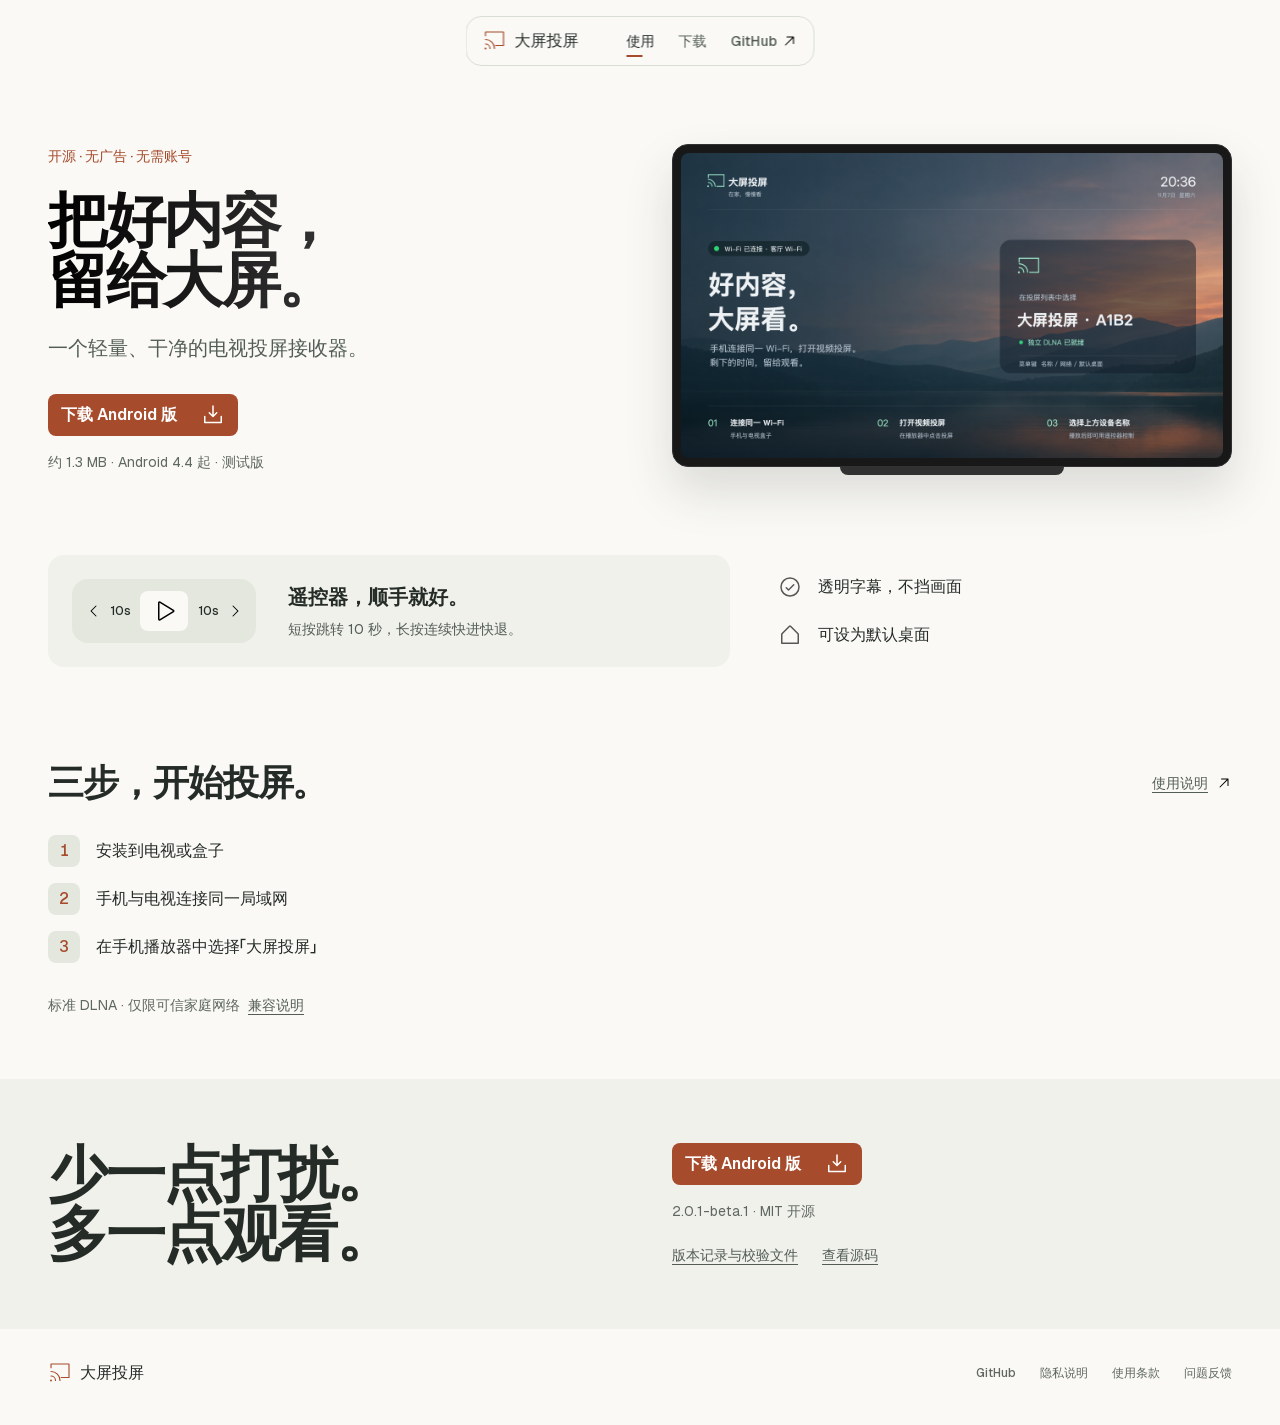
<file: docs/site/index.html>
<!doctype html>
<html lang="zh-CN">
<head>
  <meta charset="utf-8">
  <meta name="viewport" content="width=device-width, initial-scale=1">
  <meta name="theme-color" content="#faf9f6">
  <title>大屏投屏 — 把时间留给观看</title>
  <meta name="description" content="MIT 开源的轻量 Android DLNA 视频接收器。无内置广告、会员或登录，支持遥控器控制与透明字幕。下载公开测试版，查看源码和兼容说明。">
  <link rel="canonical" href="https://tvbox-cast.kongdefei8813.chatgpt.site/">
  <meta property="og:title" content="大屏投屏 — 把时间留给观看">
  <meta property="og:description" content="MIT 开源、轻量干净的 Android DLNA 接收器。公开测试版与源码，现已提供。">
  <meta property="og:type" content="website">
  <meta property="og:url" content="https://tvbox-cast.kongdefei8813.chatgpt.site/">
  <meta property="og:image" content="https://tvbox-cast.kongdefei8813.chatgpt.site/assets/landscape.png">
  <meta property="og:locale" content="zh_CN">
  <meta name="twitter:card" content="summary_large_image">
  <meta name="twitter:title" content="大屏投屏 — 把时间留给观看">
  <meta name="twitter:description" content="给旧电视盒子一个干净的 DLNA 投屏首页。公开测试版，约 1.3 MB。">
  <meta name="twitter:image" content="https://tvbox-cast.kongdefei8813.chatgpt.site/assets/landscape.png">
  <link rel="icon" href="assets/cast-warm.svg" type="image/svg+xml">
  <link rel="preload" href="assets/geist.woff2" as="font" type="font/woff2" crossorigin>
  <link rel="stylesheet" href="style.css">
  <script src="script.js" defer></script>
</head>
<body>
  <a class="skip button-sm" href="#main">跳到主要内容</a>
  <header class="nav">
    <a class="brand title-3" href="/" aria-label="大屏投屏首页" aria-current="page"><img src="assets/cast-warm.svg" width="24" height="24" alt=""><span>大屏投屏</span></a>
    <nav class="nav-links title-4" id="main-navigation" aria-label="主要导航">
      <a href="#install">使用</a><a href="#download">下载</a>
      <a class="nav-github" href="https://github.com/KDF5000/tvbox-cast" target="_blank" rel="noopener noreferrer">GitHub <img class="icon icon-sm" src="assets/arrow-up-right.svg" width="16" height="16" alt=""></a>
    </nav>
    <button class="menu-toggle" type="button" aria-controls="main-navigation" aria-expanded="false" aria-label="打开导航菜单"><span aria-hidden="true"></span><span aria-hidden="true"></span></button>
  </header>
  <main id="main" tabindex="-1">
    <section class="hero">
      <div class="hero-inner wrap">
        <div class="hero-copy">
          <p class="hero-label caption-1">开源 · 无广告 · 无需账号</p>
          <h1 class="heading-1">把好内容，<br>留给大屏。</h1>
          <p class="hero-description title-1">一个轻量、干净的电视投屏接收器。</p>
          <div class="hero-actions"><a class="button primary button-md" href="https://github.com/KDF5000/tvbox-cast/releases/download/v2.0.1-beta.1/tvbox-cast-2.0.1-beta.1.apk">下载 Android 版 <img class="icon" src="assets/download-simple.svg" width="24" height="24" alt=""></a></div>
          <p class="hero-note caption-2">约 1.3 MB · Android 4.4 起 · 测试版</p>
        </div>
        <div class="hero-product">
          <div class="tv-shell"><img src="assets/standby-preview.png" width="1280" height="720" fetchpriority="high" alt="大屏投屏首页示意：山湖背景、网络状态、设备名称和独立 DLNA 接收状态"></div>
          <div class="tv-base" aria-hidden="true"></div>
        </div>
      </div>
    </section>

    <section class="intro wrap" id="experience">
      <div class="benefits">
        <article class="benefit-visual reveal">
          <div class="remote" role="img" aria-label="左右键快退与快进 10 秒，确定键暂停或继续播放">
            <span class="remote-key caption-4"><img class="icon icon-sm" src="assets/caret-left.svg" width="16" height="16" alt="">10s</span><span class="remote-key remote-key-center"><img class="icon" src="assets/play.svg" width="24" height="24" alt=""></span><span class="remote-key caption-4">10s<img class="icon icon-sm" src="assets/caret-right.svg" width="16" height="16" alt=""></span>
          </div>
          <div><h2 class="heading-6">遥控器，顺手就好。</h2><p class="body-6">短按跳转 10 秒，长按连续快进快退。</p></div>
        </article>
        <div class="benefit-list">
          <article class="reveal"><img class="icon" src="assets/check-circle.svg" width="24" height="24" alt=""><div><h3 class="title-3">透明字幕，不挡画面</h3></div></article>
          <article class="reveal"><img class="icon" src="assets/house-simple.svg" width="24" height="24" alt=""><div><h3 class="title-3">可设为默认桌面</h3></div></article>
        </div>
      </div>
    </section>

    <section class="install wrap" id="install">
      <div class="install-heading reveal"><h2 class="heading-3">三步，开始投屏。</h2><a class="text-link title-4" href="https://github.com/KDF5000/tvbox-cast/blob/main/docs/INSTALL.md" target="_blank" rel="noopener noreferrer">使用说明 <img class="icon icon-sm" src="assets/arrow-up-right.svg" width="16" height="16" alt=""></a></div>
      <ol class="steps">
        <li class="reveal"><span class="step-index title-3">1</span><h3 class="title-3">安装到电视或盒子</h3></li>
        <li class="reveal"><span class="step-index title-3">2</span><h3 class="title-3">手机与电视连接同一局域网</h3></li>
        <li class="reveal"><span class="step-index title-3">3</span><h3 class="title-3">在手机播放器中选择「大屏投屏」</h3></li>
      </ol>
      <p class="compatibility-note caption-2 reveal">标准 DLNA · 仅限可信家庭网络<a class="text-link" href="https://github.com/KDF5000/tvbox-cast/blob/main/docs/FAQ.md" target="_blank" rel="noopener noreferrer">兼容说明</a></p>
    </section>

    <section class="download-section tagline" id="download" aria-labelledby="tagline-heading">
      <div class="wrap download-grid">
        <h2 class="heading-1" id="tagline-heading"><span class="tagline-line"><span class="tagline-word">少一点</span><span class="tagline-word">打扰。</span></span><span class="tagline-line"><span class="tagline-word">多一点</span><span class="tagline-word">观看。</span></span></h2>
        <div class="download-actions reveal"><a class="button primary button-md" id="apk-download" href="https://github.com/KDF5000/tvbox-cast/releases/download/v2.0.1-beta.1/tvbox-cast-2.0.1-beta.1.apk">下载 Android 版 <img class="icon" src="assets/download-simple.svg" width="24" height="24" alt=""></a><p class="caption-2">2.0.1-beta.1 · MIT 开源</p><div class="download-links title-4"><a class="text-link" href="https://github.com/KDF5000/tvbox-cast/releases/tag/v2.0.1-beta.1" target="_blank" rel="noopener noreferrer">版本记录与校验文件</a><a class="text-link" href="https://github.com/KDF5000/tvbox-cast/tree/main/cast-launcher" target="_blank" rel="noopener noreferrer">查看源码</a></div></div>
      </div>
    </section>

  </main>
  <footer class="footer wrap caption-4"><a class="brand title-3" href="/"><img src="assets/cast-warm.svg" width="24" height="24" alt=""><span>大屏投屏</span></a><div><a href="https://github.com/KDF5000/tvbox-cast" target="_blank" rel="noopener noreferrer">GitHub</a><a href="https://github.com/KDF5000/tvbox-cast/blob/main/docs/PRIVACY.md" target="_blank" rel="noopener noreferrer">隐私说明</a><a href="/terms.html">使用条款</a><a href="https://github.com/KDF5000/tvbox-cast/issues" target="_blank" rel="noopener noreferrer">问题反馈</a></div></footer>
</body>
</html>
</file>
<file: docs/site/style.css>
@charset "UTF-8";
@font-face{font-family:Geist;src:url("assets/geist.woff2") format("woff2");font-weight:100 900;font-style:normal;font-display:swap}
@font-face{font-family:"Geist Mono";src:url("assets/geist-mono.woff2") format("woff2");font-weight:100 900;font-style:normal;font-display:swap}
:root{
  --base:#faf9f6;--surface:#f0f1eb;--raised:#e3e7dd;--line:#d8ded3;
  --text:#252c27;--muted:#535d56;--quiet:#5f6861;--accent:#a64b2b;
  --on-accent:#fff;--nav-surface:rgb(250 249 246 / .9);--menu-surface:rgb(250 249 246 / .98);
  --font:Geist,"PingFang SC","Microsoft YaHei",sans-serif;
  --ease:cubic-bezier(.22,1,.36,1);
  --s-0:0;--s-2:2px;--s-4:4px;--s-8:8px;--s-12:12px;--s-16:16px;
  --s-24:24px;--s-32:32px;--s-40:40px;--s-48:48px;--s-64:64px;--s-80:80px;--s-96:96px;
  --z-content:0;--z-nav:10;--z-skip:20;
}
*{box-sizing:border-box}
html{scroll-behavior:smooth;scroll-padding-top:var(--s-96);color-scheme:light}
body{margin:0;background:var(--base);color:var(--text);font-family:var(--font);-webkit-font-smoothing:antialiased;font-size:16px;line-height:24px;font-weight:400}
body.menu-open{overflow:hidden}
h1,h2,h3,p{margin:0}
h1,h2,h3,summary{text-wrap:balance}
p{text-wrap:pretty;max-width:65ch}
a{color:inherit;text-decoration:none;transition:opacity 300ms var(--ease),transform 500ms var(--ease)}
a:hover{opacity:.8}
a:active,button:active{transform:translateY(1px)}
button{font-family:var(--font);cursor:pointer}
button,a{-webkit-tap-highlight-color:transparent}
button:disabled{cursor:wait;opacity:.65}
:focus-visible{outline:2px solid var(--accent);outline-offset:var(--s-4);border-radius:4px}
img{display:block;max-width:100%;height:auto}
svg{display:block}
::selection{background:var(--accent);color:var(--on-accent)}
.heading-1{font-size:60px;line-height:60px;font-weight:600;letter-spacing:-.04em}
.heading-2{font-size:48px;line-height:48px;font-weight:600;letter-spacing:-.04em}
.heading-3{font-size:36px;line-height:40px;font-weight:600;letter-spacing:-.03em}
.heading-4{font-size:30px;line-height:36px;font-weight:600;letter-spacing:-.02em}
.heading-5{font-size:24px;line-height:32px;font-weight:600}
.heading-6{font-size:20px;line-height:28px;font-weight:600}
.title-1{font-size:20px;line-height:28px;font-weight:500}
.title-2{font-size:18px;line-height:28px;font-weight:500}
.title-3{font-size:16px;line-height:24px;font-weight:500}
.title-4{font-size:14px;line-height:20px;font-weight:500}
.title-5{font-size:12px;line-height:16px;font-weight:500}
.body-1{font-size:16px;line-height:24px;font-weight:600}
.body-2{font-size:16px;line-height:24px;font-weight:500}
.body-3{font-size:16px;line-height:24px;font-weight:400}
.body-4{font-size:14px;line-height:20px;font-weight:600}
.body-5{font-size:14px;line-height:20px;font-weight:500}
.body-6{font-size:14px;line-height:20px;font-weight:400}
.button-lg{font-size:18px;line-height:28px;font-weight:600}
.button-md{font-size:16px;line-height:24px;font-weight:600}
.button-sm{font-size:14px;line-height:20px;font-weight:600}
.button-xsm{font-size:12px;line-height:16px;font-weight:600}
.caption-1{font-size:14px;line-height:20px;font-weight:500}
.caption-2{font-size:14px;line-height:20px;font-weight:400}
.caption-3{font-size:12px;line-height:16px;font-weight:600}
.caption-4{font-size:12px;line-height:16px;font-weight:500}
.caption-5{font-size:12px;line-height:16px;font-weight:400}
.wrap{width:calc(100% - var(--s-96));max-width:1200px;margin-inline:auto}
.mint{color:var(--accent)}
.icon{width:24px;height:24px;flex:none}
.icon-sm{width:16px;height:16px}
.skip{position:fixed;top:var(--s-16);left:var(--s-16);z-index:var(--z-skip);padding:var(--s-8) var(--s-12);background:var(--accent);color:var(--on-accent);border-radius:8px;transform:translateY(-200%)}
.skip:focus{transform:none;opacity:1}
.nav{position:fixed;z-index:var(--z-nav);top:var(--s-16);left:50%;transform:translateX(-50%);display:flex;align-items:center;gap:var(--s-48);width:max-content;max-width:calc(100% - var(--s-32));padding:var(--s-12) var(--s-16);border:1px solid var(--line);border-radius:16px;background:var(--nav-surface);backdrop-filter:blur(24px);-webkit-backdrop-filter:blur(24px)}
.brand{display:inline-flex;align-items:center;gap:var(--s-8);white-space:nowrap}
.brand img{width:24px;height:24px}
.nav-links{display:flex;align-items:center;gap:var(--s-24)}
.nav-links a{color:var(--muted);white-space:nowrap}
.nav-links a[aria-current],.nav-links a:hover{color:var(--text);opacity:1}
.nav-links a[aria-current]::after{content:"";display:block;width:var(--s-16);height:var(--s-2);background:var(--accent);margin-top:var(--s-4);position:absolute}
.nav-github{display:inline-flex;align-items:center;gap:var(--s-4)}
.menu-toggle{display:none;position:relative;width:40px;height:40px;border:0;background:transparent;border-radius:8px;color:var(--text)}
.menu-toggle span{position:absolute;left:var(--s-8);width:24px;height:2px;background:currentColor;transition:transform 500ms var(--ease)}
.menu-toggle span:first-child{transform:translateY(-4px)}
.menu-toggle span:last-child{transform:translateY(4px)}
.menu-toggle[aria-expanded="true"] span:first-child{transform:rotate(45deg)}
.menu-toggle[aria-expanded="true"] span:last-child{transform:rotate(-45deg)}
.menu-toggle:hover{background:var(--raised)}
.hero{position:relative;padding-top:var(--s-96);overflow:hidden}
.hero-inner{display:grid;grid-template-columns:1fr 1fr;gap:var(--s-64);align-items:center;padding-top:var(--s-48);padding-bottom:var(--s-80)}
.hero-label{color:var(--accent)}
.hero h1{max-width:680px;margin-top:var(--s-24);margin-bottom:var(--s-24);background:linear-gradient(90deg,#000,#666666);background-clip:text;-webkit-background-clip:text;color:transparent}
.hero-description{max-width:680px;color:var(--muted)}
.hero-actions{margin-top:var(--s-32);margin-bottom:var(--s-16)}
.button{display:inline-flex;align-items:center;justify-content:center;gap:var(--s-24);padding:var(--s-8) var(--s-12);border:1px solid transparent;border-radius:8px;transition:transform 500ms var(--ease),opacity 300ms var(--ease)}
.button:hover{opacity:.85;transform:translateY(-2px)}
.button:active{transform:scale(.98)}
.primary{background:var(--accent);color:var(--on-accent)}
.primary .icon{filter:invert(1)}
.secondary{background:var(--raised);color:var(--text);border-color:var(--line)}
.hero-note{color:var(--quiet)}
.hero-product{min-width:0}
.tv-shell{background:#181818;border:1px solid #313131;padding:var(--s-8);border-radius:16px;box-shadow:0 24px 48px rgb(37 44 39 / .15)}
.tv-shell img{width:100%;border-radius:8px}
.tv-base{width:40%;height:var(--s-8);background:#313131;border-radius:0 0 8px 8px;margin:0 auto}
.intro{padding-bottom:var(--s-64)}
.benefits{display:grid;grid-template-columns:1.5fr 1fr;gap:var(--s-48);align-items:center}
.benefit-visual{display:flex;align-items:center;gap:var(--s-32);background:var(--surface);border-radius:16px;padding:var(--s-24)}
.remote{display:flex;gap:var(--s-8);align-items:center;justify-content:center;padding:var(--s-12);background:var(--raised);border-radius:16px;width:max-content;max-width:100%;flex:none}
.remote-key{display:flex;align-items:center;justify-content:center;gap:var(--s-8);min-height:var(--s-40);min-width:var(--s-48);color:var(--text)}
.remote-key-center{background:var(--base);width:var(--s-48);border-radius:8px}
.benefit-visual p{color:var(--muted);margin-top:var(--s-8)}
.benefit-list{display:grid;gap:var(--s-24)}
.benefit-list article{display:flex;align-items:center;gap:var(--s-16)}
.benefit-list .icon{opacity:.65}
.text-link{display:inline-flex;align-items:center;gap:var(--s-8);text-decoration:underline;text-underline-offset:var(--s-4)}
.tagline h2{max-width:680px}
.tagline-line{display:block}
.tagline-word{opacity:1;transition:opacity 500ms var(--ease)}
.js .tagline-word{opacity:.3}
.js .tagline-word.is-active{opacity:1}
.install{padding-top:var(--s-32);padding-bottom:var(--s-64)}
.install-heading{display:flex;gap:var(--s-24);align-items:center;justify-content:space-between}
.install-heading a{color:var(--muted);flex:none}
.steps{padding:0;margin:var(--s-32) 0;list-style:none;display:grid;gap:var(--s-16)}
.steps li{display:flex;gap:var(--s-16);align-items:center}
.step-index{width:var(--s-32);height:var(--s-32);display:grid;place-items:center;background:var(--raised);color:var(--accent);border-radius:8px;font-variant-numeric:tabular-nums}
.step-index{flex:none}
.compatibility-note{color:var(--quiet);max-width:none}
.compatibility-note a{margin-left:var(--s-8);color:var(--muted)}
.download-section{background:var(--surface);padding-top:var(--s-64);padding-bottom:var(--s-64)}
.download-grid{display:grid;grid-template-columns:1fr 1fr;gap:var(--s-64);align-items:center}
.download-actions>p{color:var(--quiet);margin-top:var(--s-16)}
.download-links{display:flex;flex-wrap:wrap;gap:var(--s-24);margin-top:var(--s-24);color:var(--muted)}
.footer{padding-top:var(--s-32);padding-bottom:var(--s-40);display:flex;align-items:center;gap:var(--s-24);color:var(--quiet)}
.footer .brand{color:var(--text)}
.footer>div{display:flex;gap:var(--s-24);margin-left:auto;flex-wrap:wrap}
.reveal{opacity:1}
.js .reveal{opacity:0;transform:translateY(32px);transition:opacity 700ms var(--ease),transform 700ms var(--ease)}
.js .reveal.is-visible{opacity:1;transform:none}
.legal-header{padding-top:var(--s-32)}
.legal{max-width:680px;margin-inline:auto;padding-top:var(--s-80);padding-bottom:var(--s-96)}
.legal h1{margin-top:var(--s-16);margin-bottom:var(--s-32)}
.legal h2{margin-top:var(--s-40);margin-bottom:var(--s-16)}
.legal p{color:var(--muted);margin-top:var(--s-16)}
.legal .button{margin-top:var(--s-32)}
.error-page{min-height:80dvh;display:flex;flex-direction:column;align-items:start;justify-content:center}
.error-page h1{margin-top:var(--s-24);margin-bottom:var(--s-24)}
.error-page p{color:var(--muted)}
.error-page .button{margin-top:var(--s-32)}
@media(max-width:1000px){
  .wrap{width:calc(100% - var(--s-64))}
  .hero-inner,.benefits,.download-grid{gap:var(--s-32)}
  .hero h1{font-size:48px;line-height:48px}
  .hero-description{font-size:18px;line-height:28px}
  .hero-inner{padding-top:var(--s-32);padding-bottom:var(--s-64)}
  .benefit-visual{flex-direction:column;align-items:start;gap:var(--s-24)}
  .footer{flex-wrap:wrap}
  .footer>div{margin-left:0}
}
@media(max-width:720px){
  .wrap{width:calc(100% - var(--s-48))}
  .heading-1{font-size:48px;line-height:48px}
  .heading-2{font-size:36px;line-height:40px}
  .heading-3{font-size:30px;line-height:36px}
  .nav{width:calc(100% - var(--s-32));gap:var(--s-16);justify-content:space-between;padding:var(--s-8) var(--s-12)}
  .nav-links{gap:var(--s-12);flex-wrap:wrap}
  .nav-links a{font-size:12px;line-height:16px}
  .nav-github{display:none}
  .js .menu-toggle{display:block}
  .js .nav-links{position:fixed;top:calc(-1 * var(--s-16));left:calc(-1 * var(--s-16));width:100vw;min-height:100dvh;padding:var(--s-96) var(--s-32) var(--s-48);flex-direction:column;gap:var(--s-32);align-items:stretch;justify-content:center;background:var(--menu-surface);backdrop-filter:blur(32px);-webkit-backdrop-filter:blur(32px);opacity:0;visibility:hidden;pointer-events:none;transition:opacity 300ms var(--ease);z-index:-1}
  .js .nav-links a{font-size:30px;line-height:36px;transform:translateY(24px);opacity:0;transition:transform 500ms var(--ease),opacity 300ms var(--ease)}
  .js .nav-links a:nth-child(2){transition-delay:60ms}
  .js .nav-links a:nth-child(3){transition-delay:120ms}
  .js .nav-github{display:flex}
  .js .nav-links.is-open{opacity:1;visibility:visible;pointer-events:auto}
  .js .nav-links.is-open a{transform:none;opacity:1}
  .hero-inner{display:block;padding-top:var(--s-24);padding-bottom:var(--s-32)}
  .hero h1{margin-top:var(--s-24);margin-bottom:var(--s-24)}
  .hero-description{font-size:18px;line-height:28px}
  .hero-actions{margin-top:var(--s-24)}
  .hero-product{margin-top:var(--s-48)}
  .intro{padding-top:var(--s-16);padding-bottom:var(--s-32)}
  .benefits,.download-grid{display:block}
  .benefit-visual{padding:var(--s-24)}
  .benefit-list{padding-top:var(--s-24);gap:var(--s-16)}
  .install{padding-top:var(--s-32);padding-bottom:var(--s-48)}
  .install-heading{align-items:start;flex-direction:column;gap:var(--s-16)}
  .steps{margin-top:var(--s-24);margin-bottom:var(--s-24)}
  .compatibility-note a{margin-left:0;display:block;margin-top:var(--s-8)}
  .download-section{padding-top:var(--s-48);padding-bottom:var(--s-48)}
  .download-actions{margin-top:var(--s-32)}
  .footer{padding-top:var(--s-24);padding-bottom:var(--s-32);gap:var(--s-16)}
  .footer>p{width:100%}
  .footer>div{gap:var(--s-16)}
  .legal{width:calc(100% - var(--s-48));padding-top:var(--s-48);padding-bottom:var(--s-64)}
}
@media(prefers-reduced-motion:reduce){
  html{scroll-behavior:auto}
  a,button,.menu-toggle span,.js .nav-links a{transition:opacity 300ms var(--ease)}
  .button:hover,.button:active,a:active,button:active{transform:none}
  .js .reveal{transform:none;transition:opacity 300ms var(--ease)}
  .js .tagline-word{opacity:1;transition:none}
  .js .nav-links a{transform:none}
}
</file>
